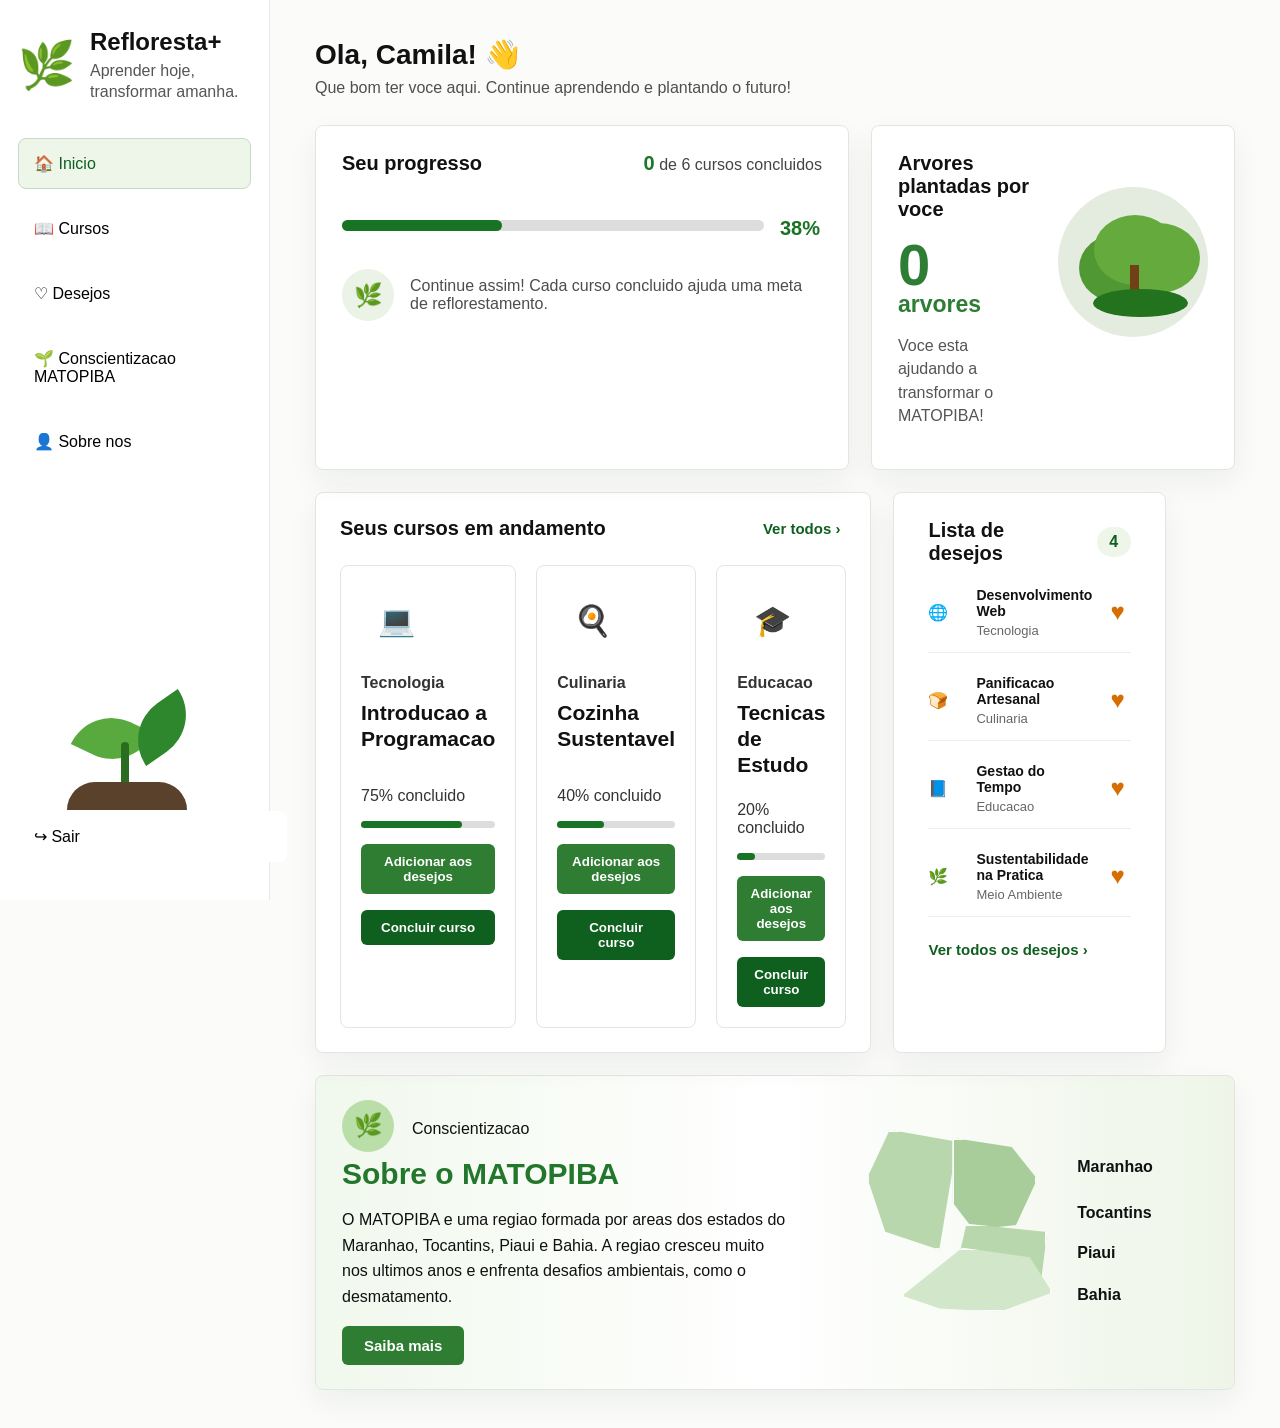
<file: index.html>
<!DOCTYPE html>
<html lang="pt-BR">
  <head>
    <meta charset="UTF-8">
    <meta name="viewport" content="width=device-width, initial-scale=1.0">
    <title>Refloresta+</title>
    <link rel="stylesheet" href="styles.css">
  </head>
  <body>
    <div class="pagina">
      <div class="menu">
        <div class="logo">
          <div class="icone-logo">🌿</div>
          <div>
            <h2>Refloresta+</h2>
            <p>Aprender hoje,<br>transformar amanha.</p>
          </div>
        </div>

        <button class="item-menu ativo" data-pagina="inicio">🏠 Inicio</button>
        <button class="item-menu" data-pagina="cursos">📖 Cursos</button>
        <button class="item-menu" data-pagina="desejos">♡ Desejos</button>
        <button class="item-menu" data-pagina="matopiba">🌱 Conscientizacao MATOPIBA</button>
        <button class="item-menu" data-pagina="sobre">👤 Sobre nos</button>

        <div class="planta-menu">
          <div class="folha folha1"></div>
          <div class="folha folha2"></div>
          <div class="caule"></div>
          <div class="terra"></div>
        </div>

        <button class="sair">↪ Sair</button>
      </div>

      <div class="conteudo">
        <div class="cabecalho">
          <h1>Ola, Camila! 👋</h1>
          <p id="subtitulo">Que bom ter voce aqui. Continue aprendendo e plantando o futuro!</p>
        </div>

        <div class="pagina-site aparecer" id="inicio">
          <div class="linha">
            <div class="card progresso">
              <div class="topo-card">
                <h2>Seu progresso</h2>
                <p><b id="cursosConcluidos">6</b> de <span id="totalCursos">10</span> cursos concluidos</p>
              </div>

              <div class="barra-grande">
                <div id="barraProgresso"></div>
              </div>
              <span class="porcentagem" id="textoProgresso">60%</span>

              <div class="mensagem">
                <div class="bolinha">🌿</div>
                <p>Continue assim! Cada curso concluido ajuda uma meta de reflorestamento.</p>
              </div>
            </div>

            <div class="card arvores">
              <div>
                <h2>Arvores plantadas por voce</h2>
                <h3 id="totalArvores">24</h3>
                <h4>arvores</h4>
                <p>Voce esta ajudando a transformar o MATOPIBA!</p>
              </div>

              <div class="desenho-arvore">
                <div class="copa"></div>
                <div class="tronco"></div>
                <div class="chao"></div>
              </div>
            </div>
          </div>

          <div class="linha">
            <div class="card cursos">
              <div class="topo-card">
                <h2>Seus cursos em andamento</h2>
                <button class="link-pagina" data-pagina="cursos">Ver todos ›</button>
              </div>

              <div class="cards-cursos" id="cursosInicio"></div>
            </div>

            <div class="card desejos">
              <div class="topo-card">
                <h2>Lista de desejos</h2>
                <span class="contador" id="contadorDesejosInicio">0</span>
              </div>
              <div id="desejosInicio"></div>
              <button class="link-verde link-pagina" data-pagina="desejos">Ver todos os desejos ›</button>
            </div>
          </div>

          <div class="card matopiba">
            <div class="texto-matopiba">
              <div class="bolinha">🌿</div>
              <p>Conscientizacao</p>
              <h2>Sobre o MATOPIBA</h2>
              <p>
                O MATOPIBA e uma regiao formada por areas dos estados do Maranhao,
                Tocantins, Piaui e Bahia. A regiao cresceu muito nos ultimos anos
                e enfrenta desafios ambientais, como o desmatamento.
              </p>
              <button class="link-pagina" data-pagina="matopiba">Saiba mais</button>
            </div>

            <div class="mapa">
              <div class="parte parte1"></div>
              <div class="parte parte2"></div>
              <div class="parte parte3"></div>
              <div class="parte parte4"></div>
              <p class="estado e1">Maranhao</p>
              <p class="estado e2">Tocantins</p>
              <p class="estado e3">Piaui</p>
              <p class="estado e4">Bahia</p>
            </div>
          </div>
        </div>

        <div class="pagina-site" id="cursos">
          <div class="card pagina-card">
            <div class="topo-card">
              <div>
                <h2>Cursos gratuitos</h2>
                <p>Aprenda novas habilidades e contribua com metas simbolicas de plantio.</p>
              </div>
              <button id="botaoOrdenar">Ordenar por progresso</button>
            </div>
            <div class="cards-cursos lista-completa" id="listaCursos"></div>
          </div>
        </div>

        <div class="pagina-site" id="desejos">
          <div class="card pagina-card">
            <div class="topo-card">
              <div>
                <h2>Minha lista de desejos</h2>
                <p>Adicione cursos que voce pretende fazer depois.</p>
              </div>
              <span class="contador" id="contadorDesejos">0 itens</span>
            </div>

            <div class="form-desejo">
              <input type="text" id="nomeDesejo" placeholder="Nome do curso">
              <select id="categoriaDesejo">
                <option>Tecnologia</option>
                <option>Educacao</option>
                <option>Meio Ambiente</option>
                <option>Culinaria</option>
              </select>
              <button id="adicionarDesejo">Adicionar</button>
            </div>
            <p class="aviso" id="avisoDesejo"></p>

            <div class="lista-desejos" id="listaDesejos"></div>
          </div>
        </div>

        <div class="pagina-site" id="matopiba">
          <div class="card pagina-card">
            <div class="topo-matopiba">
              <div>
                <h2>Conscientizacao MATOPIBA</h2>
                <p>
                  A proposta do Refloresta+ e unir educacao, tecnologia e sustentabilidade.
                  A cada curso concluido, o aluno acompanha uma contribuicao simbolica para
                  metas de plantio de arvores.
                </p>
              </div>
              <div class="selo-ods">
                <span>ODS 15</span>
                <strong>Vida terrestre</strong>
              </div>
            </div>

            <div class="grade-info">
              <div>
                <h3>Problema</h3>
                <p>Expansao da agropecuaria e aumento do desmatamento em areas sensiveis.</p>
              </div>
              <div>
                <h3>Solucao</h3>
                <p>Uma plataforma educativa que incentiva aprendizagem e consciencia ambiental.</p>
              </div>
              <div>
                <h3>Valor</h3>
                <p>Transforma estudo em engajamento social e aproxima jovens do ODS 15.</p>
              </div>
            </div>

            <div class="matopiba-detalhes">
              <div class="painel-verde">
                <h3>Por que essa regiao importa?</h3>
                <p>
                  O MATOPIBA envolve partes do Maranhao, Tocantins, Piaui e Bahia. A regiao
                  tem grande importancia para a producao agricola, mas tambem precisa de
                  equilibrio entre desenvolvimento economico e preservacao ambiental.
                </p>
                <p>
                  O site incentiva que o usuario aprenda, acompanhe seu progresso e associe
                  cada curso concluido a uma atitude positiva para o meio ambiente.
                </p>
              </div>

              <div class="lista-acoes">
                <h3>Acoes que o usuario pode aprender</h3>
                <ul>
                  <li>Identificar impactos do desmatamento.</li>
                  <li>Conhecer praticas de reflorestamento.</li>
                  <li>Valorizar tecnologia como apoio a educacao ambiental.</li>
                  <li>Participar de metas simbolicas de plantio.</li>
                </ul>
              </div>
            </div>

            <div class="estados-matopiba">
              <div><strong>MA</strong><span>Maranhao</span></div>
              <div><strong>TO</strong><span>Tocantins</span></div>
              <div><strong>PI</strong><span>Piaui</span></div>
              <div><strong>BA</strong><span>Bahia</span></div>
            </div>
          </div>
        </div>

        <div class="pagina-site" id="sobre">
          <div class="card pagina-card">
            <h2>Sobre nos</h2>
            <p>
              Projeto desenvolvido por estudantes de Engenharia de Software com foco em
              Front End, orientacao a objetos, estrutura de dados e proposta de valor social.
            </p>

            <div class="grade-info">
              <div>
                <h3>Front End</h3>
                <p>Interface feita com HTML, CSS e JavaScript.</p>
              </div>
              <div>
                <h3>Orientacao a objetos</h3>
                <p>O JavaScript usa classes para Curso, ListaDesejos e Aplicacao.</p>
              </div>
              <div>
                <h3>Estrutura de dados</h3>
                <p>A lista de desejos e os cursos sao armazenados em listas/arrays.</p>
              </div>
            </div>
          </div>
        </div>
      </div>
    </div>

    <script src="script.js"></script>
  </body>
</html>
</file>
<file: styles.css>
* {
  box-sizing: border-box;
}

body {
  margin: 0;
  background: #fbfcfa;
  color: #111;
  font-family: Arial, Helvetica, sans-serif;
}

button {
  font-family: inherit;
  cursor: pointer;
}

.pagina {
  display: grid;
  grid-template-columns: 270px 1fr;
  min-height: 100vh;
}

.menu {
  position: sticky;
  top: 0;
  height: 100vh;
  padding: 28px 18px;
  background: white;
  border-right: 1px solid #e6e9e3;
}

.logo {
  display: flex;
  gap: 15px;
  align-items: center;
  margin-bottom: 35px;
}

.icone-logo {
  font-size: 46px;
}

.logo h2 {
  margin: 0;
  font-size: 24px;
}

.logo p {
  margin: 5px 0 0;
  color: #555;
  line-height: 1.3;
}

.item-menu,
.sair {
  display: block;
  width: 100%;
  margin-bottom: 14px;
  padding: 15px;
  border: 1px solid transparent;
  border-radius: 8px;
  background: white;
  text-align: left;
  font-size: 16px;
}

.item-menu:hover,
.item-menu.ativo {
  color: #0f5f1f;
  background: #eef6ea;
  border-color: #c9dac3;
}

.planta-menu {
  position: absolute;
  left: 35px;
  bottom: 90px;
  width: 180px;
  height: 130px;
}

.folha,
.caule,
.terra {
  position: absolute;
}

.folha {
  width: 70px;
  height: 45px;
  background: #58a93e;
  border-radius: 70px 0 70px 0;
}

.folha1 {
  left: 42px;
  top: 36px;
  transform: rotate(25deg);
}

.folha2 {
  left: 92px;
  top: 25px;
  background: #2f872d;
  transform: rotate(-35deg);
}

.caule {
  left: 86px;
  top: 62px;
  width: 8px;
  height: 55px;
  background: #2b6d20;
  border-radius: 20px;
}

.terra {
  left: 32px;
  bottom: 0;
  width: 120px;
  height: 28px;
  background: #59412c;
  border-radius: 100px 100px 0 0;
}

.sair {
  position: absolute;
  left: 18px;
  bottom: 24px;
}

.conteudo {
  padding: 38px 45px;
}

.pagina-site {
  display: none;
}

.pagina-site.aparecer {
  display: block;
}

.cabecalho h1 {
  margin: 0 0 8px;
  font-size: 28px;
}

.cabecalho p {
  margin: 0 0 28px;
  color: #4f4f4f;
  font-size: 16px;
}

.linha {
  display: grid;
  grid-template-columns: 1.1fr 0.75fr;
  gap: 22px;
  margin-bottom: 22px;
}

.card {
  background: white;
  border: 1px solid #e2e6df;
  border-radius: 8px;
  box-shadow: 0 12px 30px rgba(20, 30, 20, 0.06);
}

.card h2 {
  margin: 0;
  font-size: 20px;
}

.topo-card {
  display: flex;
  justify-content: space-between;
  gap: 15px;
  align-items: center;
}

.topo-card > div p {
  margin: 8px 0 0;
  color: #555;
}

.topo-card p {
  margin: 0;
  color: #444;
}

.topo-card b {
  color: #1c7728;
  font-size: 20px;
}

.progresso {
  position: relative;
  min-height: 225px;
  padding: 26px;
}

.barra-grande {
  width: 88%;
  height: 11px;
  margin-top: 45px;
  background: #ddd;
  border-radius: 20px;
}

.barra-grande div {
  width: 60%;
  height: 100%;
  background: #197324;
  border-radius: 20px;
}

.porcentagem {
  position: absolute;
  right: 28px;
  top: 91px;
  color: #197324;
  font-size: 20px;
  font-weight: bold;
}

.mensagem {
  display: flex;
  gap: 16px;
  align-items: center;
  margin-top: 38px;
}

.bolinha {
  display: grid;
  place-items: center;
  min-width: 52px;
  height: 52px;
  background: #eaf3e6;
  border-radius: 50%;
  font-size: 23px;
}

.mensagem p {
  margin: 0;
  color: #4d4d4d;
}

.arvores {
  display: flex;
  justify-content: space-between;
  gap: 20px;
  min-height: 225px;
  padding: 26px;
}

.arvores h3 {
  margin: 18px 0 0;
  color: #2d7e34;
  font-size: 58px;
  line-height: 0.9;
}

.arvores h4 {
  margin: 0;
  color: #2d7e34;
  font-size: 23px;
}

.arvores p {
  max-width: 260px;
  color: #555;
  line-height: 1.45;
}

.desenho-arvore {
  position: relative;
  flex: 0 0 150px;
  height: 150px;
  margin-top: 35px;
  border-radius: 50%;
  background: #e4ecdf;
}

.copa {
  position: absolute;
  left: 36px;
  top: 28px;
  width: 82px;
  height: 70px;
  background: #65aa3c;
  border-radius: 50%;
  box-shadow: 24px 8px 0 #65aa3c, -15px 18px 0 #4f9834;
}

.tronco {
  position: absolute;
  left: 72px;
  top: 78px;
  width: 9px;
  height: 46px;
  background: #714016;
}

.chao {
  position: absolute;
  left: 35px;
  bottom: 20px;
  width: 95px;
  height: 28px;
  background: #23721e;
  border-radius: 50%;
}

.cursos {
  padding: 24px;
}

.topo-card button,
.link-verde,
.link-pagina,
#botaoOrdenar {
  border: none;
  background: white;
  color: #0f5f1f;
  font-weight: bold;
  font-size: 15px;
}

.cards-cursos {
  display: grid;
  grid-template-columns: repeat(3, 1fr);
  gap: 20px;
  margin-top: 25px;
}

.lista-completa {
  grid-template-columns: repeat(3, 1fr);
}

.curso {
  min-height: 270px;
  padding: 20px;
  border: 1px solid #e2e6df;
  border-radius: 8px;
}

.icone {
  display: grid;
  place-items: center;
  width: 70px;
  height: 70px;
  border-radius: 8px;
  font-size: 30px;
}

.botao-desejo,
.botao-concluir,
.remover,
.form-desejo button {
  margin-top: 16px;
  padding: 10px 12px;
  border: none;
  border-radius: 6px;
  background: #2e7d32;
  color: white;
  font-weight: bold;
}

.botao-concluir {
  display: block;
  width: 100%;
  background: #0f5f1f;
}

.curso-concluido {
  background: #f3faf0;
  border-color: #bddab4;
}

.curso-concluido .botao-concluir {
  background: #9fba99;
}

.remover {
  margin-top: 0;
  background: #f0f6ec;
  color: #1c7728;
}

.verde {
  background: #e9f2e6;
}

.laranja {
  background: #fff0df;
}

.azul {
  background: #e5eefc;
}

.verde-texto {
  color: #0f6b1d;
}

.laranja-texto {
  color: #d66d00;
}

.azul-texto {
  color: #1f63b6;
}

.categoria {
  margin: 18px 0 8px;
  font-weight: bold;
}

.curso h3 {
  min-height: 65px;
  margin: 0 0 22px;
  font-size: 21px;
  line-height: 1.25;
}

.curso p {
  color: #333;
}

.barra {
  height: 7px;
  background: #ddd;
  border-radius: 20px;
}

.barra span {
  display: block;
  height: 100%;
  background: #197324;
  border-radius: 20px;
}

.p75 {
  width: 75%;
}

.p40 {
  width: 40%;
  background: #d66d00 !important;
}

.p20 {
  width: 20%;
  background: #1f63b6 !important;
}

.desejos {
  padding: 26px 34px;
}

.contador {
  display: inline-block;
  min-width: 34px;
  padding: 6px 10px;
  border-radius: 20px;
  background: #eef6ea;
  color: #0f5f1f;
  font-weight: bold;
  text-align: center;
}

.desejo {
  display: grid;
  grid-template-columns: 36px 1fr auto;
  gap: 12px;
  align-items: center;
  margin-top: 22px;
  padding-bottom: 14px;
  border-bottom: 1px solid #edf0ea;
}

.desejo h4 {
  margin: 0 0 4px;
  font-size: 14px;
}

.desejo p {
  margin: 0;
  color: #666;
  font-size: 13px;
}

.salvar {
  border: none;
  background: white;
  color: #1c7728;
  font-size: 24px;
}

.salvar.marcado {
  color: #d66d00;
}

.link-verde {
  margin-top: 24px;
  padding: 0;
}

.pagina-card {
  padding: 28px;
}

.pagina-card > p {
  max-width: 850px;
  color: #444;
  line-height: 1.6;
}

.form-desejo {
  display: grid;
  grid-template-columns: 1fr 190px auto;
  gap: 12px;
  margin: 24px 0;
}

.form-desejo input,
.form-desejo select {
  min-height: 42px;
  padding: 0 12px;
  border: 1px solid #dce3d8;
  border-radius: 6px;
  font: inherit;
}

.form-desejo button {
  margin-top: 0;
}

.aviso {
  min-height: 22px;
  margin: -8px 0 18px;
  color: #1c7728;
  font-weight: bold;
}

.lista-desejos {
  display: grid;
  grid-template-columns: repeat(2, 1fr);
  gap: 10px 24px;
}

.vazio {
  color: #666;
  font-style: italic;
}

.grade-info {
  display: grid;
  grid-template-columns: repeat(3, 1fr);
  gap: 18px;
  margin-top: 24px;
}

.grade-info div {
  padding: 20px;
  border: 1px solid #e2e6df;
  border-radius: 8px;
  background: #fbfdf9;
}

.grade-info h3 {
  margin: 0 0 10px;
  color: #23772c;
}

.grade-info p {
  margin: 0;
  color: #555;
  line-height: 1.5;
}

.topo-matopiba {
  display: grid;
  grid-template-columns: 1fr 190px;
  gap: 24px;
  align-items: start;
}

.topo-matopiba p {
  max-width: 850px;
  color: #444;
  line-height: 1.6;
}

.selo-ods {
  padding: 20px;
  border-radius: 8px;
  background: #2e7d32;
  color: white;
  text-align: center;
}

.selo-ods span {
  display: block;
  font-size: 28px;
  font-weight: bold;
}

.selo-ods strong {
  display: block;
  margin-top: 6px;
}

.matopiba-detalhes {
  display: grid;
  grid-template-columns: 1.2fr 0.8fr;
  gap: 18px;
  margin-top: 22px;
}

.painel-verde,
.lista-acoes {
  padding: 22px;
  border-radius: 8px;
  background: #f1f8ed;
  border: 1px solid #d7e8d0;
}

.painel-verde h3,
.lista-acoes h3 {
  margin-top: 0;
  color: #23772c;
}

.painel-verde p,
.lista-acoes li {
  color: #444;
  line-height: 1.55;
}

.lista-acoes ul {
  margin: 0;
  padding-left: 20px;
}

.estados-matopiba {
  display: grid;
  grid-template-columns: repeat(4, 1fr);
  gap: 12px;
  margin-top: 20px;
}

.estados-matopiba div {
  padding: 16px;
  border-radius: 8px;
  background: white;
  border: 1px solid #dfe8dc;
}

.estados-matopiba strong {
  display: block;
  color: #23772c;
  font-size: 24px;
}

.estados-matopiba span {
  color: #555;
}

.matopiba {
  display: grid;
  grid-template-columns: 1fr 0.9fr;
  gap: 20px;
  min-height: 235px;
  padding: 24px 26px;
  background: linear-gradient(90deg, #f1f8ed, white, #eef5e8);
}

.texto-matopiba .bolinha {
  float: left;
  margin-right: 18px;
  background: #b9dea8;
}

.texto-matopiba h2 {
  color: #23772c;
  font-size: 30px;
}

.texto-matopiba p {
  max-width: 620px;
  line-height: 1.6;
}

.texto-matopiba button {
  padding: 11px 22px;
  border: none;
  border-radius: 6px;
  background: #2e7d32;
  color: white;
  font-weight: bold;
}

.mapa {
  position: relative;
  min-height: 210px;
}

.parte {
  position: absolute;
  background: #b9d7ac;
  border: 2px solid white;
}

.parte1 {
  left: 60px;
  top: 30px;
  width: 90px;
  height: 120px;
  clip-path: polygon(25% 0, 100% 10%, 80% 100%, 20% 85%, 0 40%);
}

.parte2 {
  left: 145px;
  top: 38px;
  width: 85px;
  height: 92px;
  background: #a9cd9a;
  clip-path: polygon(0 0, 70% 10%, 100% 45%, 75% 95%, 25% 100%, 0 70%);
}

.parte3 {
  left: 145px;
  top: 124px;
  width: 95px;
  height: 82px;
  clip-path: polygon(15% 0, 100% 10%, 94% 65%, 45% 100%, 0 75%);
}

.parte4 {
  left: 95px;
  top: 148px;
  width: 150px;
  height: 64px;
  background: #d2e6c9;
  clip-path: polygon(0 75%, 40% 0, 85% 15%, 100% 70%, 65% 100%, 25% 95%);
}

.estado {
  position: absolute;
  left: 270px;
  font-weight: bold;
}

.e1 {
  top: 42px;
}

.e2 {
  top: 88px;
}

.e3 {
  top: 128px;
}

.e4 {
  top: 170px;
}

@media (max-width: 1100px) {
  .pagina {
    grid-template-columns: 1fr;
  }

  .menu {
    position: static;
    height: auto;
  }

  .planta-menu,
  .sair {
    display: none;
  }

  .item-menu {
    display: inline-block;
    width: auto;
    margin-right: 8px;
  }

  .linha,
  .matopiba,
  .lista-completa,
  .lista-desejos,
  .grade-info,
  .topo-matopiba,
  .matopiba-detalhes,
  .estados-matopiba {
    grid-template-columns: 1fr;
  }
}

@media (max-width: 720px) {
  .conteudo {
    padding: 24px 16px;
  }

  .cards-cursos {
    grid-template-columns: 1fr;
  }

  .form-desejo {
    grid-template-columns: 1fr;
  }

  .topo-card,
  .arvores {
    display: block;
  }

  .barra-grande {
    width: 82%;
  }

  .porcentagem {
    top: 116px;
  }

  .desenho-arvore {
    margin: 20px auto 0;
  }

  .mapa {
    transform: scale(0.8);
    transform-origin: left top;
  }
}
</file>
